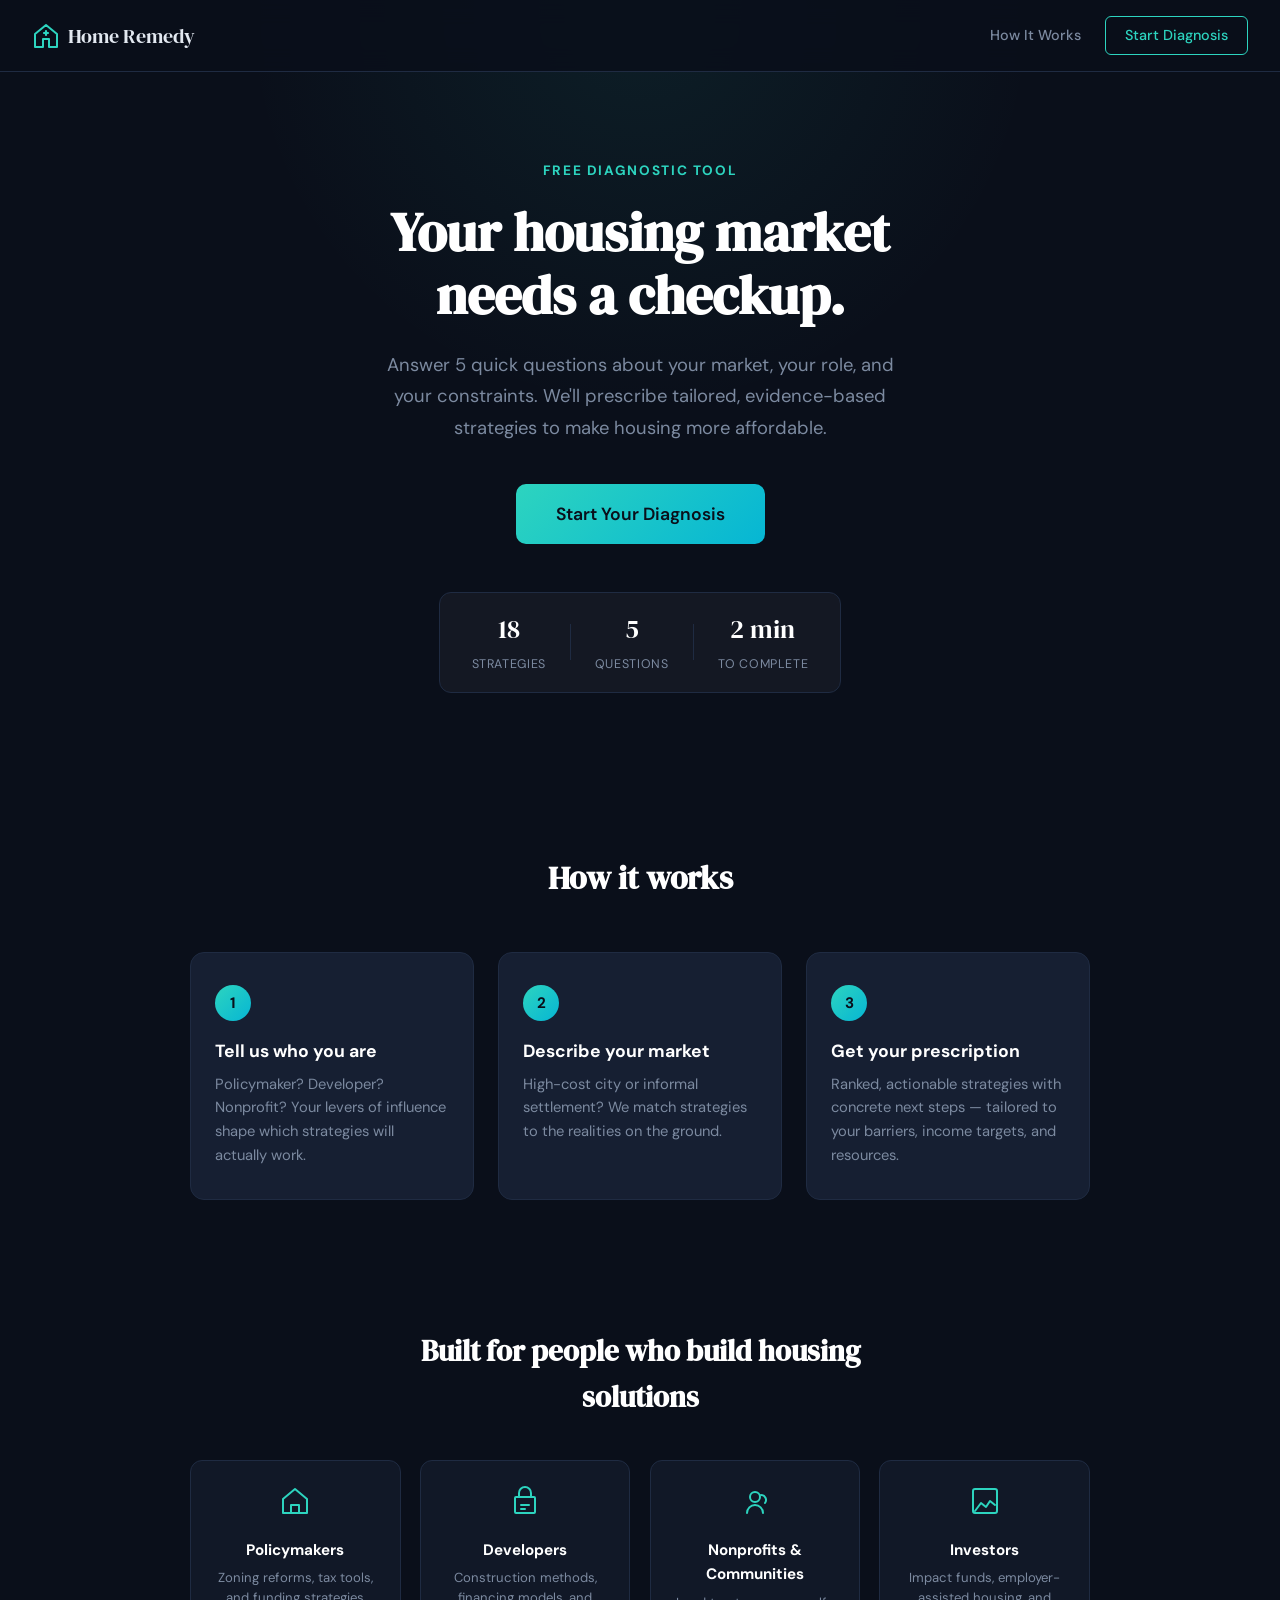
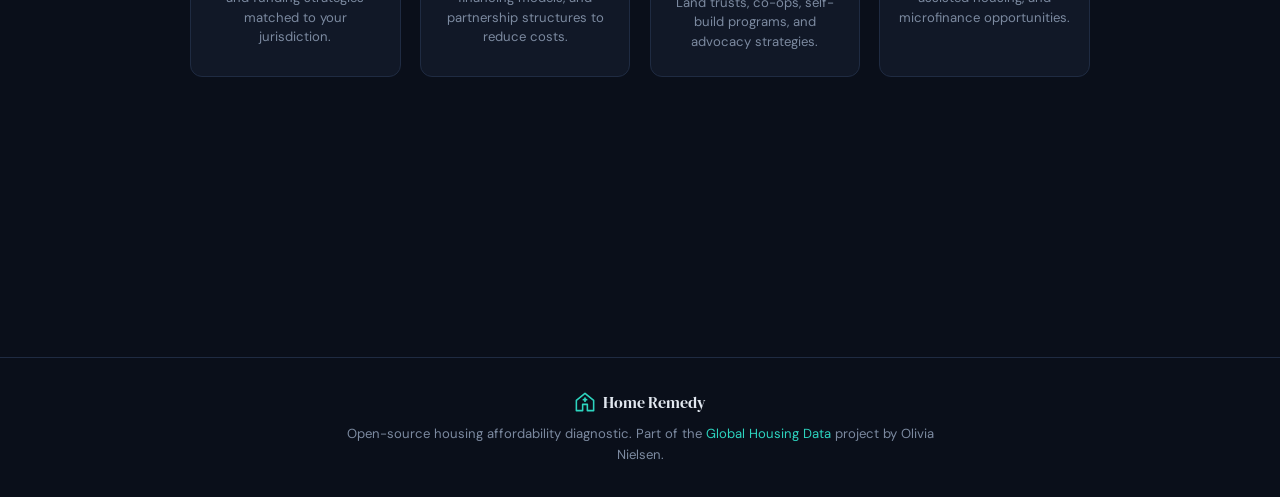
<file: diagnostic.html>
<!DOCTYPE html>
<html lang="en">
<head>
    <meta charset="UTF-8">
    <meta name="viewport" content="width=device-width, initial-scale=1.0">
    <title>Home Remedy — Prescriptions for Housing Affordability</title>
    <link rel="stylesheet" href="diagnostic.css">
    <meta name="description" content="Home Remedy: Answer 5 quick questions about your housing market and get tailored, actionable strategies to improve affordability. Built for policymakers, developers, and communities.">
    <meta property="og:title" content="Home Remedy — Housing Affordability Diagnostic">
    <meta property="og:description" content="5 questions. Tailored strategies. Take the free housing affordability diagnostic.">
    <meta property="og:type" content="website">
    <link rel="preconnect" href="https://fonts.googleapis.com">
    <link rel="preconnect" href="https://fonts.gstatic.com" crossorigin>
    <link href="https://fonts.googleapis.com/css2?family=DM+Sans:ital,wght@0,400;0,500;0,700&family=DM+Serif+Display&display=swap" rel="stylesheet">
</head>
<body>

    <!-- ── Navigation ── -->
    <nav class="site-nav">
        <a href="diagnostic.html" class="nav-logo">
            <svg class="logo-icon" width="28" height="28" viewBox="0 0 28 28" fill="none">
                <path d="M14 3L3 12v13h8v-8h6v8h8V12L14 3z" stroke="currentColor" stroke-width="2" stroke-linejoin="round" fill="none"/>
                <path d="M12 11h4M14 9v4" stroke="currentColor" stroke-width="2.2" stroke-linecap="round"/>
            </svg>
            Home Remedy
        </a>
        <div class="nav-links">
            <a href="#how-it-works">How It Works</a>
            <a href="#diagnostic" class="nav-cta">Start Diagnosis</a>
        </div>
    </nav>

    <!-- ── Hero ── -->
    <section class="hero" id="hero">
        <div class="hero-inner">
            <p class="hero-eyebrow">Free diagnostic tool</p>
            <h1>Your housing market<br>needs a checkup.</h1>
            <p class="hero-sub">Answer 5 quick questions about your market, your role, and your constraints. We'll prescribe tailored, evidence-based strategies to make housing more affordable.</p>
            <div class="hero-actions">
                <a href="#diagnostic" class="btn btn-primary btn-lg" onclick="startDiagnostic()">Start Your Diagnosis</a>
            </div>
            <div class="hero-stats">
                <div class="hero-stat">
                    <span class="stat-number">18</span>
                    <span class="stat-label">Strategies</span>
                </div>
                <div class="hero-stat-divider"></div>
                <div class="hero-stat">
                    <span class="stat-number">5</span>
                    <span class="stat-label">Questions</span>
                </div>
                <div class="hero-stat-divider"></div>
                <div class="hero-stat">
                    <span class="stat-number">2 min</span>
                    <span class="stat-label">To complete</span>
                </div>
            </div>
        </div>
        <div class="hero-bg-glow"></div>
    </section>

    <!-- ── How It Works ── -->
    <section class="how-section" id="how-it-works">
        <h2>How it works</h2>
        <div class="steps-grid">
            <div class="step-card">
                <div class="step-number">1</div>
                <h3>Tell us who you are</h3>
                <p>Policymaker? Developer? Nonprofit? Your levers of influence shape which strategies will actually work.</p>
            </div>
            <div class="step-card">
                <div class="step-number">2</div>
                <h3>Describe your market</h3>
                <p>High-cost city or informal settlement? We match strategies to the realities on the ground.</p>
            </div>
            <div class="step-card">
                <div class="step-number">3</div>
                <h3>Get your prescription</h3>
                <p>Ranked, actionable strategies with concrete next steps — tailored to your barriers, income targets, and resources.</p>
            </div>
        </div>
    </section>

    <!-- ── Who It's For ── -->
    <section class="audience-section">
        <h2>Built for people who build housing solutions</h2>
        <div class="audience-grid">
            <div class="audience-card">
                <div class="audience-icon">
                    <svg width="32" height="32" viewBox="0 0 32 32" fill="none"><path d="M16 4L4 14v14h24V14L16 4z" stroke="currentColor" stroke-width="2" stroke-linejoin="round"/><path d="M12 28v-8h8v8" stroke="currentColor" stroke-width="2" stroke-linejoin="round"/></svg>
                </div>
                <h3>Policymakers</h3>
                <p>Zoning reforms, tax tools, and funding strategies matched to your jurisdiction.</p>
            </div>
            <div class="audience-card">
                <div class="audience-icon">
                    <svg width="32" height="32" viewBox="0 0 32 32" fill="none"><rect x="6" y="12" width="20" height="16" rx="1" stroke="currentColor" stroke-width="2"/><path d="M10 12V8a6 6 0 0112 0v4" stroke="currentColor" stroke-width="2"/><path d="M12 20h8M12 24h4" stroke="currentColor" stroke-width="2" stroke-linecap="round"/></svg>
                </div>
                <h3>Developers</h3>
                <p>Construction methods, financing models, and partnership structures to reduce costs.</p>
            </div>
            <div class="audience-card">
                <div class="audience-icon">
                    <svg width="32" height="32" viewBox="0 0 32 32" fill="none"><circle cx="16" cy="12" r="5" stroke="currentColor" stroke-width="2"/><path d="M8 28c0-4.4 3.6-8 8-8s8 3.6 8 8" stroke="currentColor" stroke-width="2" stroke-linecap="round"/><path d="M22 10a5 5 0 014 8" stroke="currentColor" stroke-width="2" stroke-linecap="round"/></svg>
                </div>
                <h3>Nonprofits & Communities</h3>
                <p>Land trusts, co-ops, self-build programs, and advocacy strategies.</p>
            </div>
            <div class="audience-card">
                <div class="audience-icon">
                    <svg width="32" height="32" viewBox="0 0 32 32" fill="none"><path d="M6 26l6-8 5 4 4-6 5 4" stroke="currentColor" stroke-width="2" stroke-linecap="round" stroke-linejoin="round"/><rect x="4" y="4" width="24" height="24" rx="2" stroke="currentColor" stroke-width="2"/></svg>
                </div>
                <h3>Investors</h3>
                <p>Impact funds, employer-assisted housing, and microfinance opportunities.</p>
            </div>
        </div>
    </section>

    <!-- ── Diagnostic Tool ── -->
    <section class="diagnostic-section" id="diagnostic">
        <div class="diagnostic-container">
            <!-- Progress Bar -->
            <div class="progress-bar" id="progressBar" style="display:none;">
                <div class="progress-fill" id="progressFill"></div>
                <span class="progress-label" id="progressLabel">Step 1 of 5</span>
            </div>

            <!-- Question Card -->
            <div class="card" id="questionCard" style="display:none;"></div>

            <!-- Navigation -->
            <div class="nav-buttons" id="navButtons" style="display:none;">
                <button id="btnBack" class="btn btn-secondary" onclick="goBack()" style="display:none;">Back</button>
                <button id="btnNext" class="btn btn-primary" onclick="goNext()">Next</button>
            </div>

            <!-- Results -->
            <div id="resultsPanel" class="results-panel" style="display:none;">
                <h2>Your Prescription</h2>
                <p class="results-subtitle">Based on your answers, here are the strategies most likely to move the needle.</p>
                <div id="resultsContent"></div>
                <div class="results-actions">
                    <button class="btn btn-primary" onclick="restartDiagnostic()">Run Again</button>
                    <a href="index.html" class="btn btn-outline">Explore Global Data</a>
                </div>
            </div>
        </div>
    </section>

    <!-- ── Footer ── -->
    <footer class="site-footer">
        <div class="footer-inner">
            <div class="footer-brand">
                <svg class="logo-icon" width="22" height="22" viewBox="0 0 28 28" fill="none">
                    <path d="M14 3L3 12v13h8v-8h6v8h8V12L14 3z" stroke="currentColor" stroke-width="2" stroke-linejoin="round" fill="none"/>
                    <path d="M12 11h4M14 9v4" stroke="currentColor" stroke-width="2.2" stroke-linecap="round"/>
                </svg>
                Home Remedy
            </div>
            <p class="footer-note">Open-source housing affordability diagnostic. Part of the <a href="index.html">Global Housing Data</a> project by Olivia Nielsen.</p>
        </div>
    </footer>

    <script src="diagnostic.js"></script>
</body>
</html>
</file>
<file: diagnostic.css>
/* ═══════════════════════════════════════════════
   Home Remedy — Prescriptions for Housing Affordability
   ═══════════════════════════════════════════════ */

:root {
    --bg:       #0a0f1a;
    --surface:  #111827;
    --card:     #161f32;
    --border:   #1f2b42;
    --text:     #e2e8f0;
    --muted:    #7c8aa0;
    --accent:   #2dd4bf;
    --accent2:  #f97316;
    --grad:     linear-gradient(135deg, #2dd4bf, #06b6d4);
    --font:     'DM Sans', -apple-system, BlinkMacSystemFont, 'Segoe UI', sans-serif;
    --serif:    'DM Serif Display', Georgia, serif;
}

*, *::before, *::after {
    box-sizing: border-box;
    margin: 0;
    padding: 0;
}

html {
    scroll-behavior: smooth;
}

body {
    font-family: var(--font);
    background: var(--bg);
    color: var(--text);
    line-height: 1.6;
    -webkit-font-smoothing: antialiased;
}

/* ── Navigation ── */
.site-nav {
    position: fixed;
    top: 0;
    left: 0;
    right: 0;
    z-index: 100;
    display: flex;
    align-items: center;
    justify-content: space-between;
    padding: 1rem 2rem;
    background: rgba(10, 15, 26, 0.85);
    backdrop-filter: blur(12px);
    border-bottom: 1px solid var(--border);
}

.nav-logo {
    display: flex;
    align-items: center;
    gap: 0.5rem;
    font-family: var(--serif);
    font-size: 1.25rem;
    color: var(--text);
    text-decoration: none;
}

.logo-icon { color: var(--accent); }

.nav-links {
    display: flex;
    align-items: center;
    gap: 1.5rem;
}

.nav-links a {
    color: var(--muted);
    text-decoration: none;
    font-size: 0.9rem;
    font-weight: 500;
    transition: color 0.2s;
}

.nav-links a:hover { color: var(--text); }

.nav-cta {
    padding: 0.45rem 1.2rem !important;
    border: 1.5px solid var(--accent) !important;
    border-radius: 6px;
    color: var(--accent) !important;
    transition: background 0.2s, color 0.2s !important;
}

.nav-cta:hover {
    background: var(--accent) !important;
    color: var(--bg) !important;
}

/* ── Hero ── */
.hero {
    position: relative;
    padding: 10rem 2rem 5rem;
    text-align: center;
    overflow: hidden;
}

.hero-inner {
    max-width: 700px;
    margin: 0 auto;
    position: relative;
    z-index: 1;
}

.hero-eyebrow {
    font-size: 0.85rem;
    font-weight: 700;
    letter-spacing: 0.12em;
    text-transform: uppercase;
    color: var(--accent);
    margin-bottom: 1.2rem;
}

.hero h1 {
    font-family: var(--serif);
    font-size: 3.4rem;
    line-height: 1.15;
    color: #fff;
    margin-bottom: 1.5rem;
}

.hero-sub {
    font-size: 1.15rem;
    color: var(--muted);
    max-width: 520px;
    margin: 0 auto 2.5rem;
    line-height: 1.7;
}

.hero-actions {
    margin-bottom: 3rem;
}

.hero-stats {
    display: inline-flex;
    align-items: center;
    gap: 1.5rem;
    padding: 1rem 2rem;
    background: rgba(255,255,255,0.04);
    border: 1px solid var(--border);
    border-radius: 12px;
}

.hero-stat { text-align: center; }

.stat-number {
    display: block;
    font-family: var(--serif);
    font-size: 1.6rem;
    color: #fff;
}

.stat-label {
    font-size: 0.78rem;
    color: var(--muted);
    text-transform: uppercase;
    letter-spacing: 0.05em;
}

.hero-stat-divider {
    width: 1px;
    height: 36px;
    background: var(--border);
}

.hero-bg-glow {
    position: absolute;
    top: -50%;
    left: 50%;
    transform: translateX(-50%);
    width: 800px;
    height: 800px;
    background: radial-gradient(circle, rgba(45,212,191,0.08) 0%, transparent 70%);
    pointer-events: none;
}

/* ── How It Works ── */
.how-section {
    padding: 5rem 2rem;
    text-align: center;
}

.how-section h2 {
    font-family: var(--serif);
    font-size: 2rem;
    color: #fff;
    margin-bottom: 3rem;
}

.steps-grid {
    display: grid;
    grid-template-columns: repeat(3, 1fr);
    gap: 1.5rem;
    max-width: 900px;
    margin: 0 auto;
}

.step-card {
    background: var(--card);
    border: 1px solid var(--border);
    border-radius: 14px;
    padding: 2rem 1.5rem;
    text-align: left;
}

.step-number {
    display: inline-flex;
    align-items: center;
    justify-content: center;
    width: 36px;
    height: 36px;
    background: var(--grad);
    color: var(--bg);
    font-weight: 700;
    font-size: 0.95rem;
    border-radius: 50%;
    margin-bottom: 1rem;
}

.step-card h3 {
    font-size: 1.1rem;
    color: #fff;
    margin-bottom: 0.5rem;
}

.step-card p {
    font-size: 0.92rem;
    color: var(--muted);
    line-height: 1.6;
}

/* ── Audience ── */
.audience-section {
    padding: 3rem 2rem 5rem;
    text-align: center;
}

.audience-section h2 {
    font-family: var(--serif);
    font-size: 1.8rem;
    color: #fff;
    margin-bottom: 2.5rem;
    max-width: 500px;
    margin-left: auto;
    margin-right: auto;
}

.audience-grid {
    display: grid;
    grid-template-columns: repeat(4, 1fr);
    gap: 1.2rem;
    max-width: 900px;
    margin: 0 auto;
}

.audience-card {
    background: var(--surface);
    border: 1px solid var(--border);
    border-radius: 12px;
    padding: 1.5rem 1rem;
    text-align: center;
    transition: border-color 0.2s, transform 0.2s;
}

.audience-card:hover {
    border-color: var(--accent);
    transform: translateY(-3px);
}

.audience-icon {
    color: var(--accent);
    margin-bottom: 0.8rem;
}

.audience-card h3 {
    font-size: 0.95rem;
    color: #fff;
    margin-bottom: 0.4rem;
}

.audience-card p {
    font-size: 0.82rem;
    color: var(--muted);
    line-height: 1.5;
}

/* ── Diagnostic Section ── */
.diagnostic-section {
    padding: 3rem 2rem 5rem;
    min-height: 200px;
}

.diagnostic-container {
    max-width: 680px;
    margin: 0 auto;
}

/* ── Progress Bar ── */
.progress-bar {
    position: relative;
    height: 6px;
    background: var(--surface);
    border-radius: 3px;
    margin-bottom: 2rem;
    overflow: hidden;
}

.progress-fill {
    height: 100%;
    width: 20%;
    background: var(--grad);
    border-radius: 3px;
    transition: width 0.4s ease;
}

.progress-label {
    position: absolute;
    right: 0;
    top: 12px;
    font-size: 0.78rem;
    color: var(--muted);
}

/* ── Question Card ── */
.card {
    background: var(--card);
    border: 1px solid var(--border);
    border-radius: 16px;
    padding: 2.5rem 2rem;
    margin-bottom: 1.5rem;
    min-height: 280px;
    animation: fadeUp 0.35s ease;
}

.card h2 {
    font-family: var(--serif);
    font-size: 1.4rem;
    margin-bottom: 0.3rem;
    color: #fff;
}

.card p.hint {
    font-size: 0.88rem;
    color: var(--muted);
    margin-bottom: 1.5rem;
}

/* ── Option Tiles ── */
.options {
    display: flex;
    flex-direction: column;
    gap: 0.6rem;
}

.option {
    display: flex;
    align-items: center;
    gap: 0.9rem;
    background: var(--surface);
    border: 2px solid transparent;
    border-radius: 10px;
    padding: 1rem 1.2rem;
    cursor: pointer;
    transition: border-color 0.2s, background 0.2s, transform 0.15s;
}

.option:hover {
    background: #1a2744;
    border-color: #2a4a6a;
    transform: translateX(3px);
}

.option.selected {
    border-color: var(--accent);
    background: rgba(45,212,191,0.08);
}

.option .icon {
    font-size: 1.5rem;
    flex-shrink: 0;
    width: 36px;
    text-align: center;
}

.option .label {
    font-weight: 600;
    font-size: 0.95rem;
    color: var(--text);
}

.option .desc {
    font-size: 0.82rem;
    color: var(--muted);
    margin-top: 1px;
}

/* ── Checkbox Grid ── */
.checkbox-grid {
    display: grid;
    grid-template-columns: 1fr 1fr;
    gap: 0.6rem;
}

.checkbox-item {
    display: flex;
    align-items: center;
    gap: 0.6rem;
    background: var(--surface);
    border: 2px solid transparent;
    border-radius: 8px;
    padding: 0.75rem 1rem;
    cursor: pointer;
    transition: border-color 0.2s, background 0.2s;
    font-size: 0.9rem;
}

.checkbox-item:hover {
    background: #1a2744;
    border-color: #2a4a6a;
}

.checkbox-item.selected {
    border-color: var(--accent);
    background: rgba(45,212,191,0.08);
}

.checkbox-item .check {
    width: 20px;
    height: 20px;
    border: 2px solid #3a5070;
    border-radius: 4px;
    display: flex;
    align-items: center;
    justify-content: center;
    flex-shrink: 0;
    font-size: 0.8rem;
    transition: background 0.2s, border-color 0.2s;
}

.checkbox-item.selected .check {
    background: var(--accent);
    border-color: var(--accent);
    color: var(--bg);
}

/* ── Buttons ── */
.nav-buttons {
    display: flex;
    justify-content: space-between;
    gap: 1rem;
}

.btn {
    padding: 0.75rem 2rem;
    border: none;
    border-radius: 8px;
    font-family: var(--font);
    font-size: 1rem;
    font-weight: 600;
    cursor: pointer;
    transition: background 0.2s, transform 0.1s, box-shadow 0.2s;
    text-decoration: none;
    display: inline-block;
    text-align: center;
}

.btn:active { transform: scale(0.97); }

.btn-primary {
    background: var(--grad);
    color: var(--bg);
    margin-left: auto;
}

.btn-primary:hover {
    box-shadow: 0 4px 20px rgba(45,212,191,0.3);
}

.btn-lg {
    padding: 1rem 2.5rem;
    font-size: 1.1rem;
    border-radius: 10px;
}

.btn-secondary {
    background: var(--surface);
    color: var(--muted);
    border: 1px solid var(--border);
}

.btn-secondary:hover {
    background: var(--card);
    color: var(--text);
}

.btn-outline {
    background: transparent;
    color: var(--accent);
    border: 1.5px solid var(--accent);
    padding: 0.75rem 2rem;
    border-radius: 8px;
    font-family: var(--font);
    font-size: 1rem;
    font-weight: 600;
    cursor: pointer;
    text-decoration: none;
    display: inline-block;
    transition: background 0.2s, color 0.2s;
}

.btn-outline:hover {
    background: var(--accent);
    color: var(--bg);
}

/* ── Results ── */
.results-panel {
    animation: fadeUp 0.5s ease;
}

.results-panel h2 {
    font-family: var(--serif);
    font-size: 2rem;
    color: #fff;
    margin-bottom: 0.3rem;
}

.results-subtitle {
    color: var(--muted);
    font-size: 1rem;
    margin-bottom: 2rem;
}

.profile-summary {
    background: var(--surface);
    border: 1px solid var(--border);
    border-radius: 12px;
    padding: 1.2rem 1.5rem;
    margin-bottom: 1.5rem;
    display: flex;
    flex-wrap: wrap;
    gap: 0.5rem 1.5rem;
}

.profile-item {
    font-size: 0.85rem;
    color: var(--muted);
}

.profile-item span {
    color: var(--accent);
    font-weight: 600;
}

.result-section {
    background: var(--card);
    border: 1px solid var(--border);
    border-radius: 14px;
    padding: 1.5rem;
    margin-bottom: 1rem;
    transition: border-color 0.2s;
}

.result-section:hover {
    border-color: #2a3d5a;
}

.result-section h3 {
    font-size: 1.1rem;
    color: #fff;
    margin-bottom: 0.4rem;
}

.result-section ul {
    list-style: none;
    padding: 0;
}

.result-section li {
    padding: 0.45rem 0;
    border-bottom: 1px solid rgba(255,255,255,0.04);
    font-size: 0.9rem;
    color: #94a3b8;
    line-height: 1.55;
}

.result-section li:last-child { border-bottom: none; }

.tag {
    display: inline-block;
    font-size: 0.72rem;
    font-weight: 700;
    padding: 0.2rem 0.65rem;
    border-radius: 20px;
    margin-right: 0.35rem;
    margin-bottom: 0.3rem;
    letter-spacing: 0.02em;
}

.tag-high    { background: rgba(45,212,191,0.15); color: #2dd4bf; }
.tag-medium  { background: rgba(249,115,22,0.15); color: #fb923c; }
.tag-quick   { background: rgba(96,165,250,0.15); color: #60a5fa; }

.impact-bar {
    height: 4px;
    background: var(--surface);
    border-radius: 2px;
    margin-top: 0.5rem;
    overflow: hidden;
}

.impact-bar-fill {
    height: 100%;
    border-radius: 2px;
    transition: width 0.6s ease;
}

.impact-high   { background: var(--accent); }
.impact-medium { background: var(--accent2); }
.impact-low    { background: #60a5fa; }

.results-actions {
    display: flex;
    gap: 1rem;
    margin-top: 2.5rem;
    justify-content: center;
}

/* ── Footer ── */
.site-footer {
    border-top: 1px solid var(--border);
    padding: 2rem;
    text-align: center;
}

.footer-inner {
    max-width: 600px;
    margin: 0 auto;
}

.footer-brand {
    display: inline-flex;
    align-items: center;
    gap: 0.4rem;
    font-family: var(--serif);
    font-size: 1rem;
    color: var(--text);
    margin-bottom: 0.5rem;
}

.footer-brand .logo-icon { color: var(--accent); }

.footer-note {
    font-size: 0.82rem;
    color: var(--muted);
}

.footer-note a {
    color: var(--accent);
    text-decoration: none;
}

.footer-note a:hover { text-decoration: underline; }

/* ── Animations ── */
@keyframes fadeUp {
    from { opacity: 0; transform: translateY(16px); }
    to   { opacity: 1; transform: translateY(0); }
}

/* ── Responsive ── */
@media (max-width: 768px) {
    .hero { padding: 8rem 1.5rem 3rem; }
    .hero h1 { font-size: 2.2rem; }
    .hero-sub { font-size: 1rem; }
    .steps-grid { grid-template-columns: 1fr; gap: 1rem; }
    .audience-grid { grid-template-columns: 1fr 1fr; }
    .site-nav { padding: 0.8rem 1.2rem; }
}

@media (max-width: 500px) {
    .hero h1 { font-size: 1.8rem; }
    .audience-grid { grid-template-columns: 1fr; }
    .checkbox-grid { grid-template-columns: 1fr; }
    .card { padding: 1.5rem 1.2rem; }
    .hero-stats { flex-direction: column; gap: 0.5rem; padding: 1rem; }
    .hero-stat-divider { width: 40px; height: 1px; }
    .nav-links a:not(.nav-cta) { display: none; }
    .results-actions { flex-direction: column; align-items: stretch; }
}
</file>
